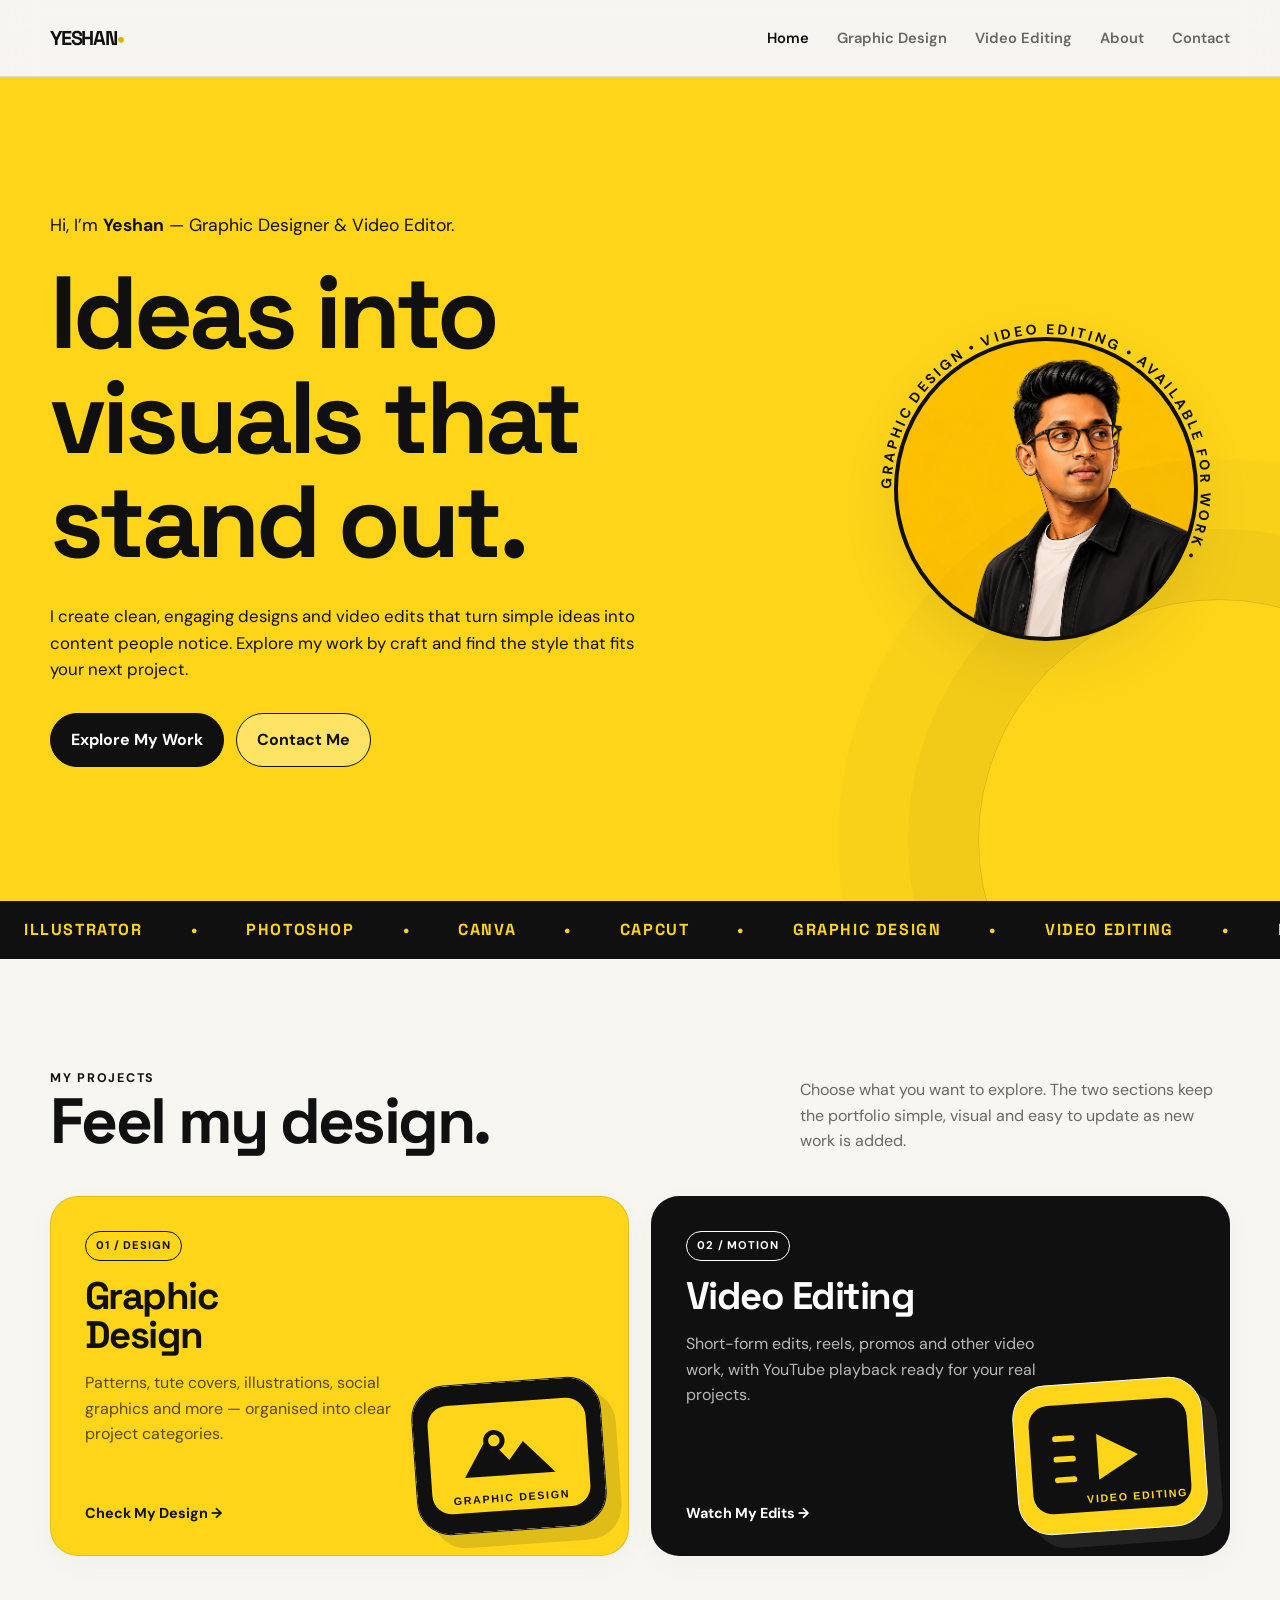
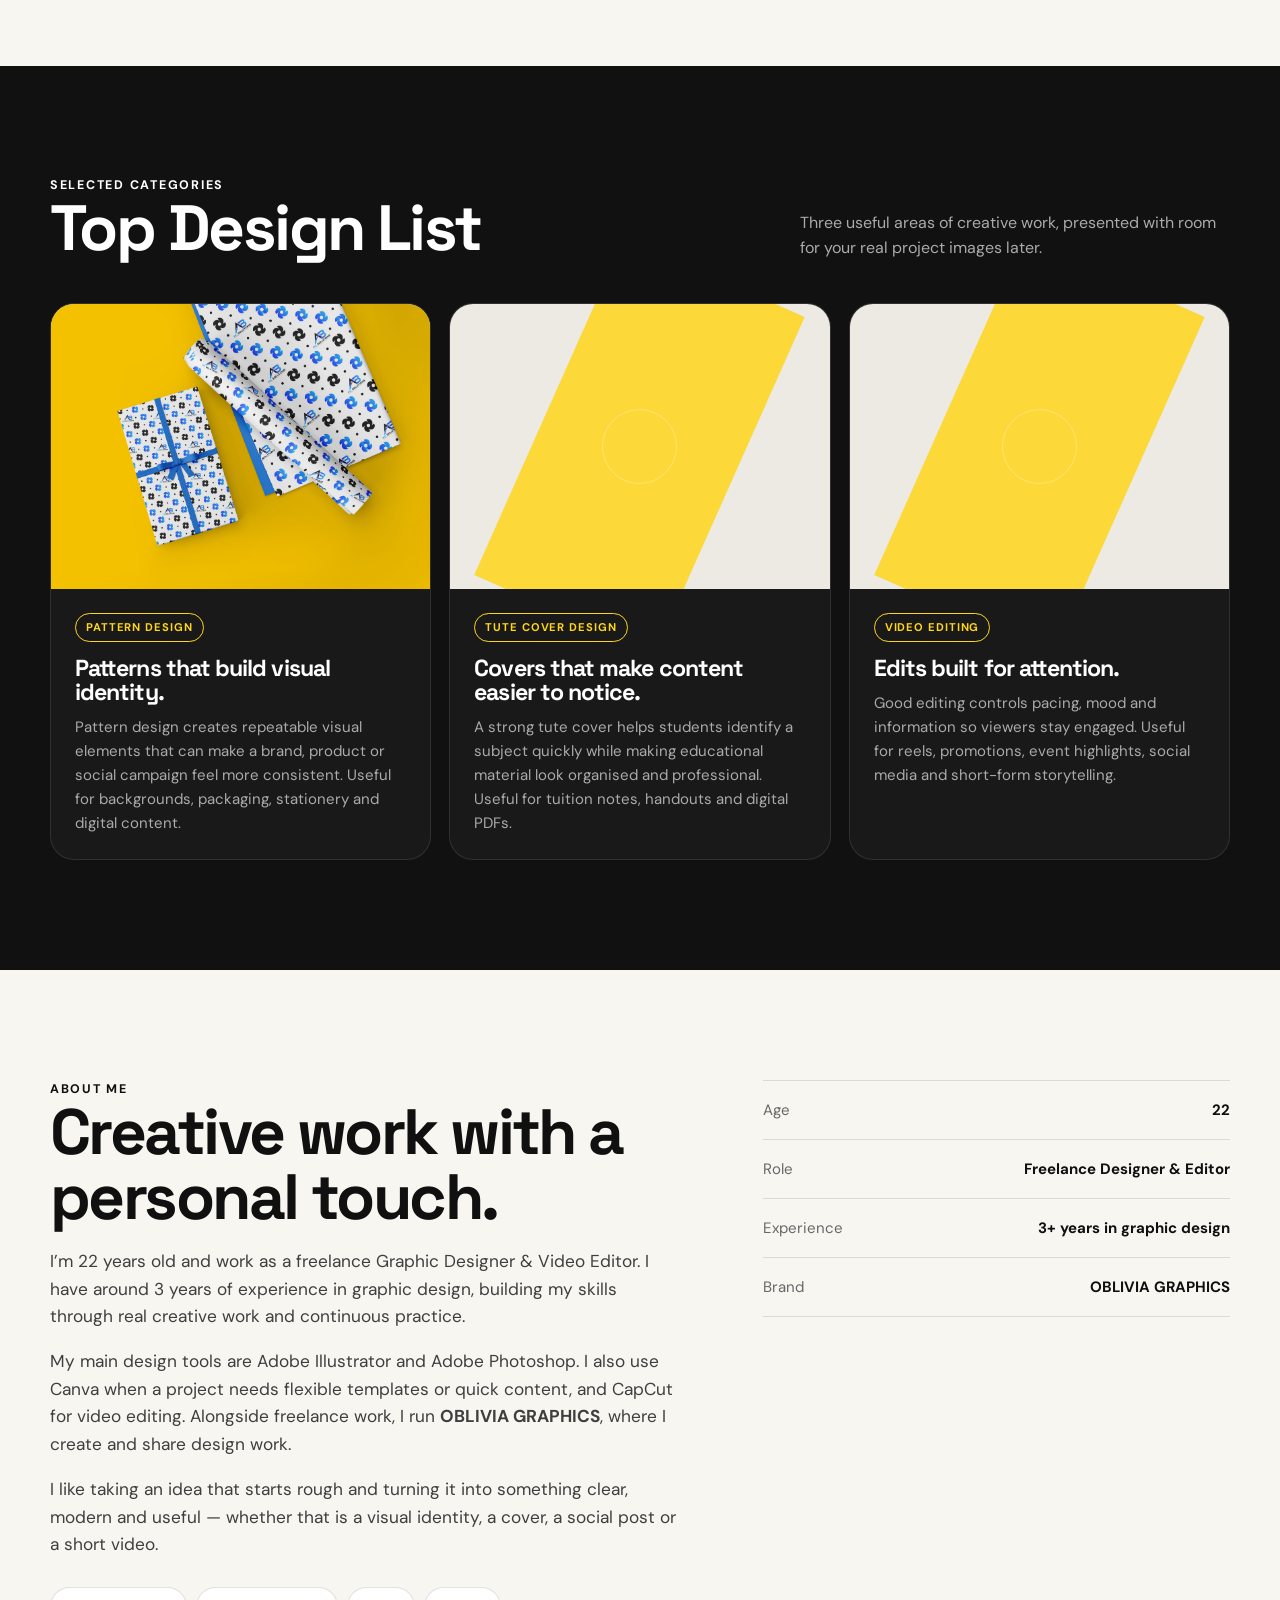
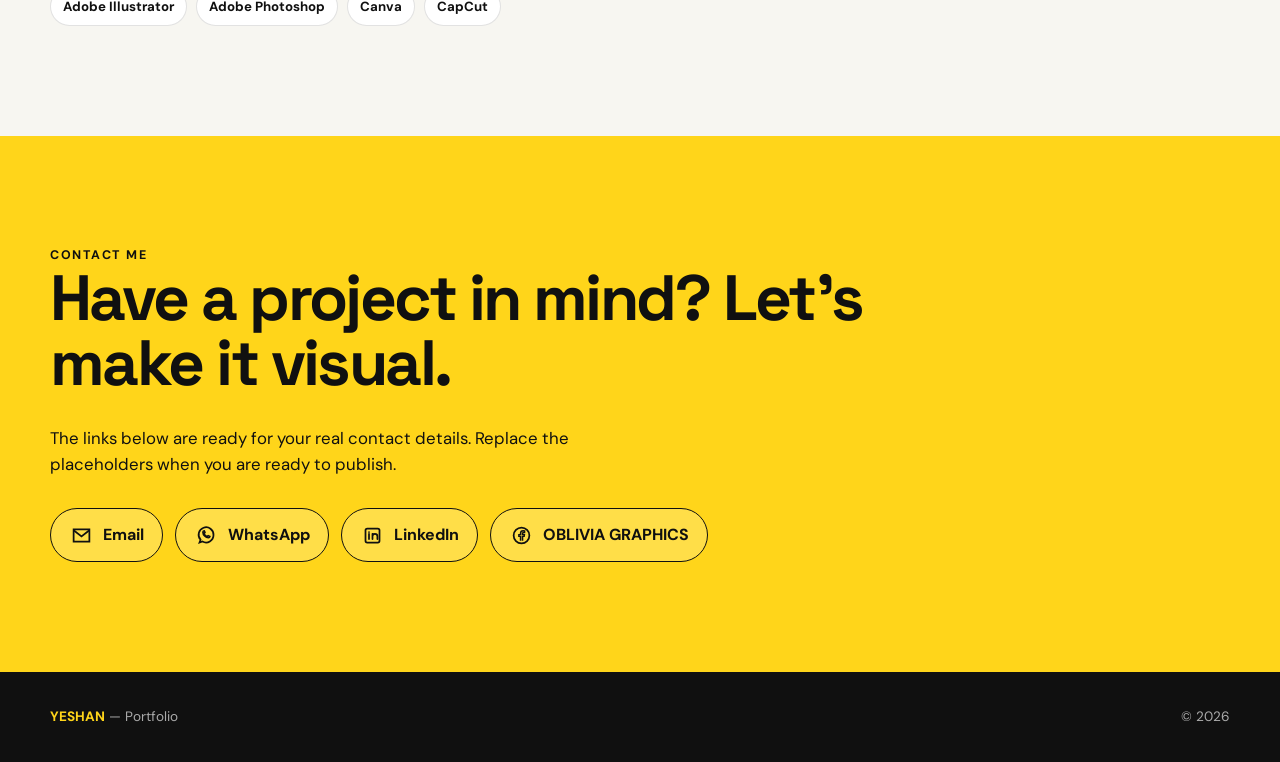
<file: index.html>
<!doctype html><html lang="en"><head><meta charset="utf-8"><meta name="viewport" content="width=device-width,initial-scale=1"><title>Yeshan — Graphic Designer & Video Editor</title><meta name="description" content="Yeshan — freelance Graphic Designer and Video Editor portfolio."><link rel="stylesheet" href="style.css"></head><body>
<header class="site-nav"><div class="wrap nav-inner"><a class="nav-logo" href="index.html">YESHAN<span>•</span></a><button class="menu-btn" aria-label="Open menu">☰</button><ul class="nav-links"><li><a class="active" href="index.html">Home</a></li><li><a href="graphic-design.html">Graphic Design</a></li><li><a href="video-editing.html">Video Editing</a></li><li><a href="#about">About</a></li><li><a href="#contact">Contact</a></li></ul></div></header>
<main>
<section class="hero"><div class="wrap hero-grid"><div class="hero-copy"><p class="hero-kicker">Hi, I’m <strong>Yeshan</strong> — Graphic Designer & Video Editor.</p><h1 class="hero-title"><span>Ideas into</span><span>visuals that</span><span>stand out.</span></h1><p class="hero-lede">I create clean, engaging designs and video edits that turn simple ideas into content people notice. Explore my work by craft and find the style that fits your next project.</p><div class="hero-actions"><a class="btn dark" href="#projects">Explore My Work</a><a class="btn light" href="#contact">Contact Me</a></div></div><div class="hero-photo"><div class="profile-wrap"><svg class="profile-ring" viewBox="0 0 360 360"><defs><path id="ring" d="M180,180 m-155,0 a155,155 0 1,1 310,0 a155,155 0 1,1 -310,0"/></defs><text font-family="DM Sans" font-size="14" font-weight="700" letter-spacing="3" fill="#101010"><textPath href="#ring">GRAPHIC DESIGN • VIDEO EDITING • AVAILABLE FOR WORK • </textPath></text></svg><a class="profile-photo" href="profile.png" target="_blank" aria-label="Open Yeshan profile photo"><img src="profile.png" alt="Yeshan"></a></div></div></div></section>
<div class="marquee"><div class="marquee-track"><span>ILLUSTRATOR</span><span>•</span><span>PHOTOSHOP</span><span>•</span><span>CANVA</span><span>•</span><span>CAPCUT</span><span>•</span><span>GRAPHIC DESIGN</span><span>•</span><span>VIDEO EDITING</span><span>•</span><span>ILLUSTRATOR</span><span>•</span><span>PHOTOSHOP</span><span>•</span><span>CANVA</span><span>•</span><span>CAPCUT</span><span>•</span><span>GRAPHIC DESIGN</span><span>•</span><span>VIDEO EDITING</span><span>•</span></div></div>
<section class="section" id="projects"><div class="wrap"><div class="section-head reveal"><div><div class="kicker">My Projects</div><h2>Feel my design.</h2></div><p>Choose what you want to explore. The two sections keep the portfolio simple, visual and easy to update as new work is added.</p></div><div class="projects-choice"><a class="choice-card yellow reveal" href="graphic-design.html"><span class="pill">01 / Design</span><h3>Graphic Design</h3><p>Patterns, tute covers, illustrations, social graphics and more — organised into clear project categories.</p><div class="choice-logo"><img src="assets/graphic-design-logo.svg" alt="Graphic Design"></div><span class="choice-note">Check My Design →</span></a><a class="choice-card dark reveal" href="video-editing.html"><span class="pill">02 / Motion</span><h3>Video Editing</h3><p>Short-form edits, reels, promos and other video work, with YouTube playback ready for your real projects.</p><div class="choice-logo"><img src="assets/video-editing-logo.svg" alt="Video Editing"></div><span class="choice-note">Watch My Edits →</span></a></div></div></section>
<section class="section top-list"><div class="wrap"><div class="section-head reveal"><div><div class="kicker">Selected categories</div><h2>Top Design List</h2></div><p>Three useful areas of creative work, presented with room for your real project images later.</p></div><div class="design-list"><article class="design-card reveal"><div class="design-placeholder top-image-slot"><img src="assets/top-list/pattern.jpg" data-image-base="assets/top-list/pattern" alt="Pattern Design" loading="lazy" decoding="async" onerror="this.parentElement.classList.add('image-missing');this.remove()"><span></span></div><div class="design-body"><span class="pill">Pattern Design</span><h3>Patterns that build visual identity.</h3><p>Pattern design creates repeatable visual elements that can make a brand, product or social campaign feel more consistent. Useful for backgrounds, packaging, stationery and digital content.</p></div></article><article class="design-card reveal"><div class="design-placeholder top-image-slot"><img src="assets/top-list/tute-cover.jpg" data-image-base="assets/top-list/tute-cover" alt="Tute Cover Design" loading="lazy" decoding="async" onerror="this.parentElement.classList.add('image-missing');this.remove()"><span></span></div><div class="design-body"><span class="pill">Tute Cover Design</span><h3>Covers that make content easier to notice.</h3><p>A strong tute cover helps students identify a subject quickly while making educational material look organised and professional. Useful for tuition notes, handouts and digital PDFs.</p></div></article><article class="design-card reveal"><div class="design-placeholder top-image-slot"><img src="assets/top-list/video-editing.jpg" data-image-base="assets/top-list/video-editing" alt="Video Editing" loading="lazy" decoding="async" onerror="this.parentElement.classList.add('image-missing');this.remove()"><span></span></div><div class="design-body"><span class="pill">Video Editing</span><h3>Edits built for attention.</h3><p>Good editing controls pacing, mood and information so viewers stay engaged. Useful for reels, promotions, event highlights, social media and short-form storytelling.</p></div></article></div></div></section>
<section class="section" id="about"><div class="wrap about-grid"><div class="about-copy reveal"><div class="kicker">About Me</div><h2>Creative work with a personal touch.</h2><p>I’m 22 years old and work as a freelance Graphic Designer & Video Editor. I have around 3 years of experience in graphic design, building my skills through real creative work and continuous practice.</p><p>My main design tools are Adobe Illustrator and Adobe Photoshop. I also use Canva when a project needs flexible templates or quick content, and CapCut for video editing. Alongside freelance work, I run <strong>OBLIVIA GRAPHICS</strong>, where I create and share design work.</p><p>I like taking an idea that starts rough and turning it into something clear, modern and useful — whether that is a visual identity, a cover, a social post or a short video.</p><div class="tools"><span class="tool">Adobe Illustrator</span><span class="tool">Adobe Photoshop</span><span class="tool">Canva</span><span class="tool">CapCut</span></div></div><ul class="about-facts reveal"><li><span>Age</span><strong>22</strong></li><li><span>Role</span><strong>Freelance Designer & Editor</strong></li><li><span>Experience</span><strong>3+ years in graphic design</strong></li><li><span>Brand</span><strong>OBLIVIA GRAPHICS</strong></li></ul></div></section>
<section class="contact" id="contact"><div class="wrap reveal"><div class="kicker">Contact Me</div><h2>Have a project in mind? Let’s make it visual.</h2><p class="hero-lede">The links below are ready for your real contact details. Replace the placeholders when you are ready to publish.</p><div class="contact-links">
<a class="contact-link" href="mailto:bimalkayeshan2@gmail.com" aria-label="Email Yeshan"><span class="contact-icon"><svg viewBox="0 0 24 24" aria-hidden="true"><path d="M3 5h18v14H3z" fill="none" stroke="currentColor" stroke-width="2"/><path d="m3 6 9 7 9-7" fill="none" stroke="currentColor" stroke-width="2"/></svg></span><span>Email</span></a>
<a class="contact-link" href="https://wa.me/94778391909" target="_blank" rel="noopener" aria-label="WhatsApp"><span class="contact-icon"><svg viewBox="0 0 24 24" aria-hidden="true"><path d="M20 11.5a8.5 8.5 0 0 1-12.6 7.4L4 20l1.2-3.2A8.5 8.5 0 1 1 20 11.5Z" fill="none" stroke="currentColor" stroke-width="2"/><path d="M8.5 8.5c.3 1.8 2.1 3.9 4.1 4.8l1.3-1.2 2.1 1c-.2 1.1-.9 1.6-1.8 1.6-3.2-.1-6.3-3.2-6.4-6.4 0-.9.5-1.6 1.6-1.8l1 2.1-1.2 1.3" fill="none" stroke="currentColor" stroke-width="1.7" stroke-linejoin="round"/></svg></span><span>WhatsApp</span></a>
<a class="contact-link" href="https://www.linkedin.com/in/bimalka-yeshan-687724432?utm_source=share_via&utm_content=profile&utm_medium=member_android" target="_blank" rel="noopener" aria-label="LinkedIn"><span class="contact-icon"><svg viewBox="0 0 24 24" aria-hidden="true"><rect x="4" y="4" width="16" height="16" rx="2" fill="none" stroke="currentColor" stroke-width="2"/><path d="M8 10v6M8 8v.1M12 16v-3.2a2.8 2.8 0 0 1 5.6 0V16M12 10v6" fill="none" stroke="currentColor" stroke-width="2" stroke-linecap="round"/></svg></span><span>LinkedIn</span></a>
<a class="contact-link" href="https://www.facebook.com/profile.php?id=100064086911283" target="_blank" rel="noopener" aria-label="OBLIVIA GRAPHICS Facebook"><span class="contact-icon"><svg viewBox="0 0 24 24" aria-hidden="true"><circle cx="12" cy="12" r="9" fill="none" stroke="currentColor" stroke-width="2"/><path d="M13.2 18v-5h1.8l.3-2h-2.1V9.8c0-.7.2-1.2 1.2-1.2h1.1V6.8c-.5-.1-1-.1-1.5-.1-1.9 0-3.1 1.1-3.1 3.1V11H9v2h1.9v5" fill="none" stroke="currentColor" stroke-width="1.7"/></svg></span><span>OBLIVIA GRAPHICS</span></a>
</div></div></section>
</main><footer><div class="footer-inner"><span><strong>YESHAN</strong> — Portfolio</span><span>© 2026</span></div></footer><script src="script.js"></script></body></html>
</file>
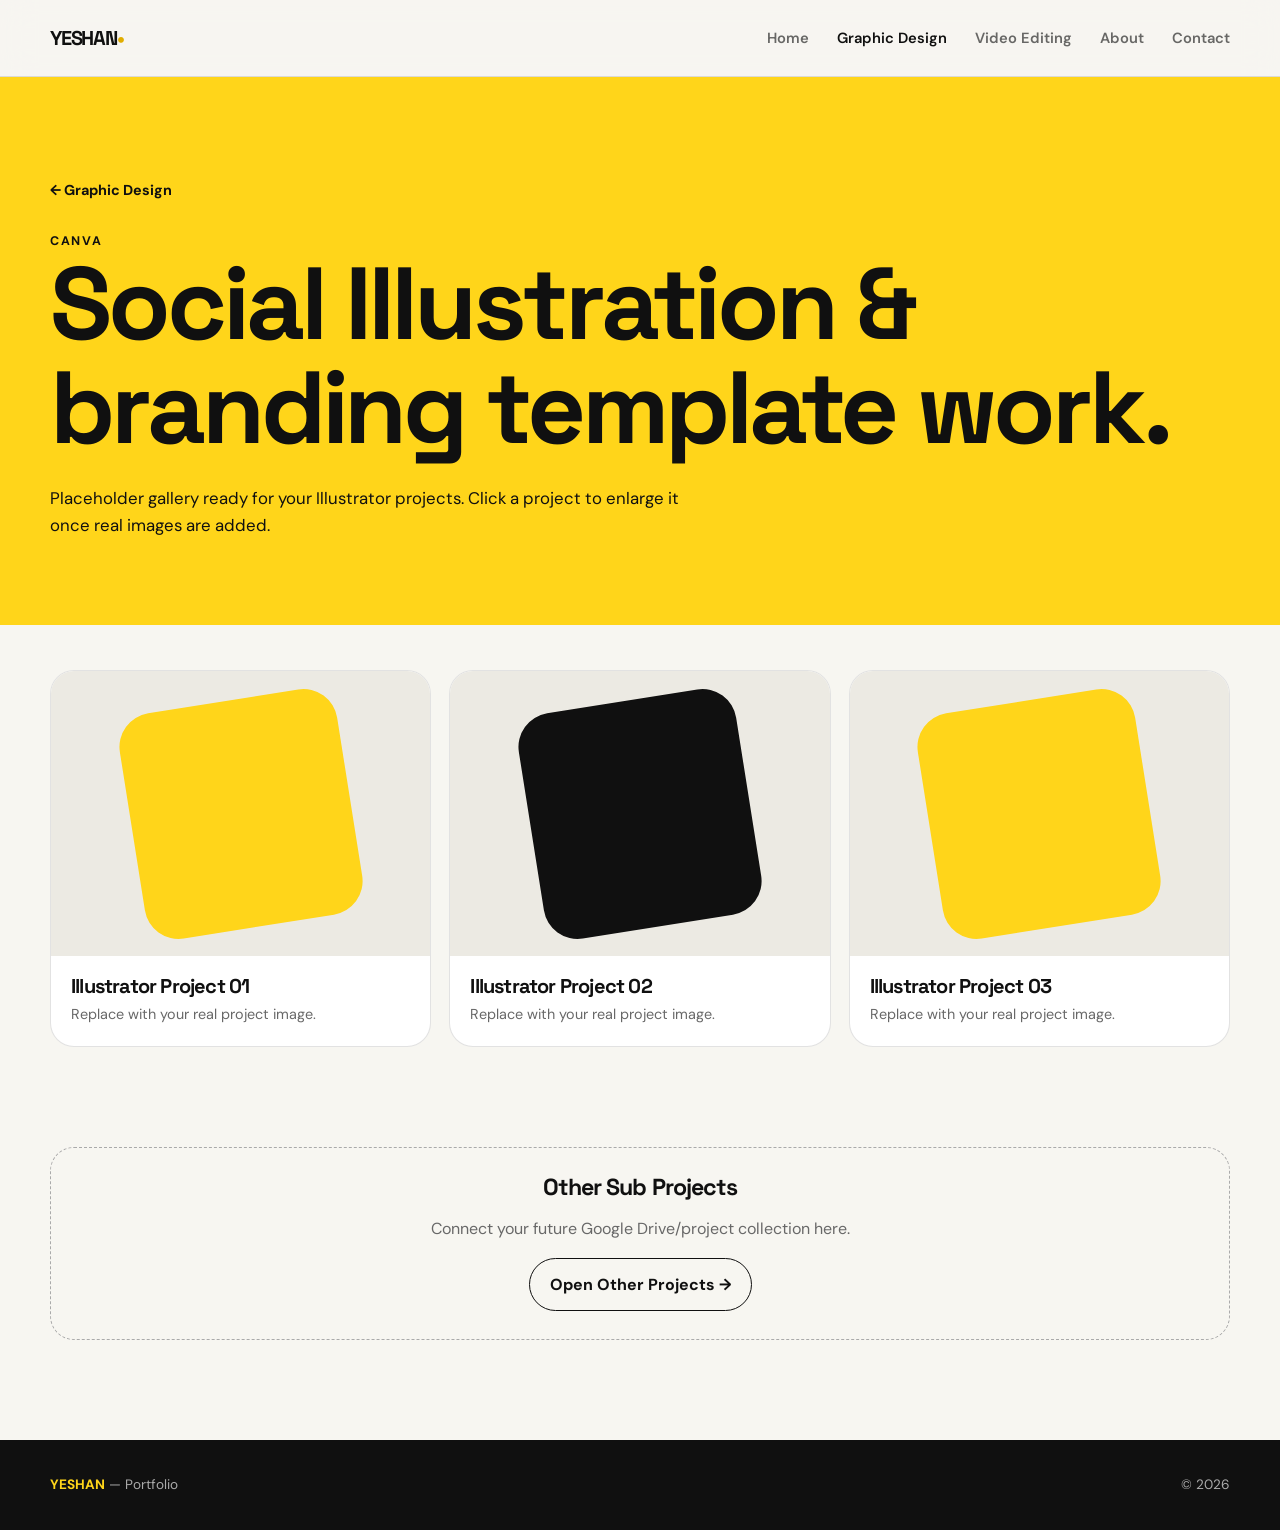
<file: canva.html>
<!doctype html><html lang="en"><head><meta charset="utf-8"><meta name="viewport" content="width=device-width,initial-scale=1"><title>Canva — Yeshan</title><link rel="stylesheet" href="style.css"></head><body><header class="site-nav"><div class="wrap nav-inner"><a class="nav-logo" href="index.html">YESHAN<span>•</span></a><button class="menu-btn">☰</button><ul class="nav-links"><li><a href="index.html">Home</a></li><li><a class="active" href="graphic-design.html">Graphic Design</a></li><li><a href="video-editing.html">Video Editing</a></li><li><a href="index.html#about">About</a></li><li><a href="index.html#contact">Contact</a></li></ul></div></header><main><section class="page-hero"><div class="wrap"><a class="back" href="graphic-design.html">← Graphic Design</a><div class="eyebrow">Canva</div><h1>Social Illustration & branding template work.</h1><p>Placeholder gallery ready for your Illustrator projects. Click a project to enlarge it once real images are added.</p></div></section><div class="wrap"><div class="gallery-grid"><article class="project-card reveal" data-project data-title="Illustrator Project 01"><div class="project-media"><div class="shape"></div></div><div class="project-info"><h3>Illustrator Project 01</h3><p>Replace with your real project image.</p></div></article><article class="project-card reveal" data-project data-title="Illustrator Project 02"><div class="project-media dark"><div class="shape"></div></div><div class="project-info"><h3>Illustrator Project 02</h3><p>Replace with your real project image.</p></div></article><article class="project-card reveal" data-project data-title="Illustrator Project 03"><div class="project-media"><div class="shape"></div></div><div class="project-info"><h3>Illustrator Project 03</h3><p>Replace with your real project image.</p></div></article></div><div class="other-projects"><h3>Other Sub Projects</h3><p>Connect your future Google Drive/project collection here.</p><a class="btn" href="YOUR_GOOGLE_LINK">Open Other Projects →</a></div></div></main><div class="lightbox" id="lightbox"><button class="lightbox-close">✕</button><div class="lightbox-panel"><div class="lightbox-media"></div><div class="lightbox-info"><h3 class="lb-title"></h3></div></div></div><footer><div class="footer-inner"><span><strong>YESHAN</strong> — Portfolio</span><span>© 2026</span></div></footer><script src="script.js"></script></body></html>
</file>
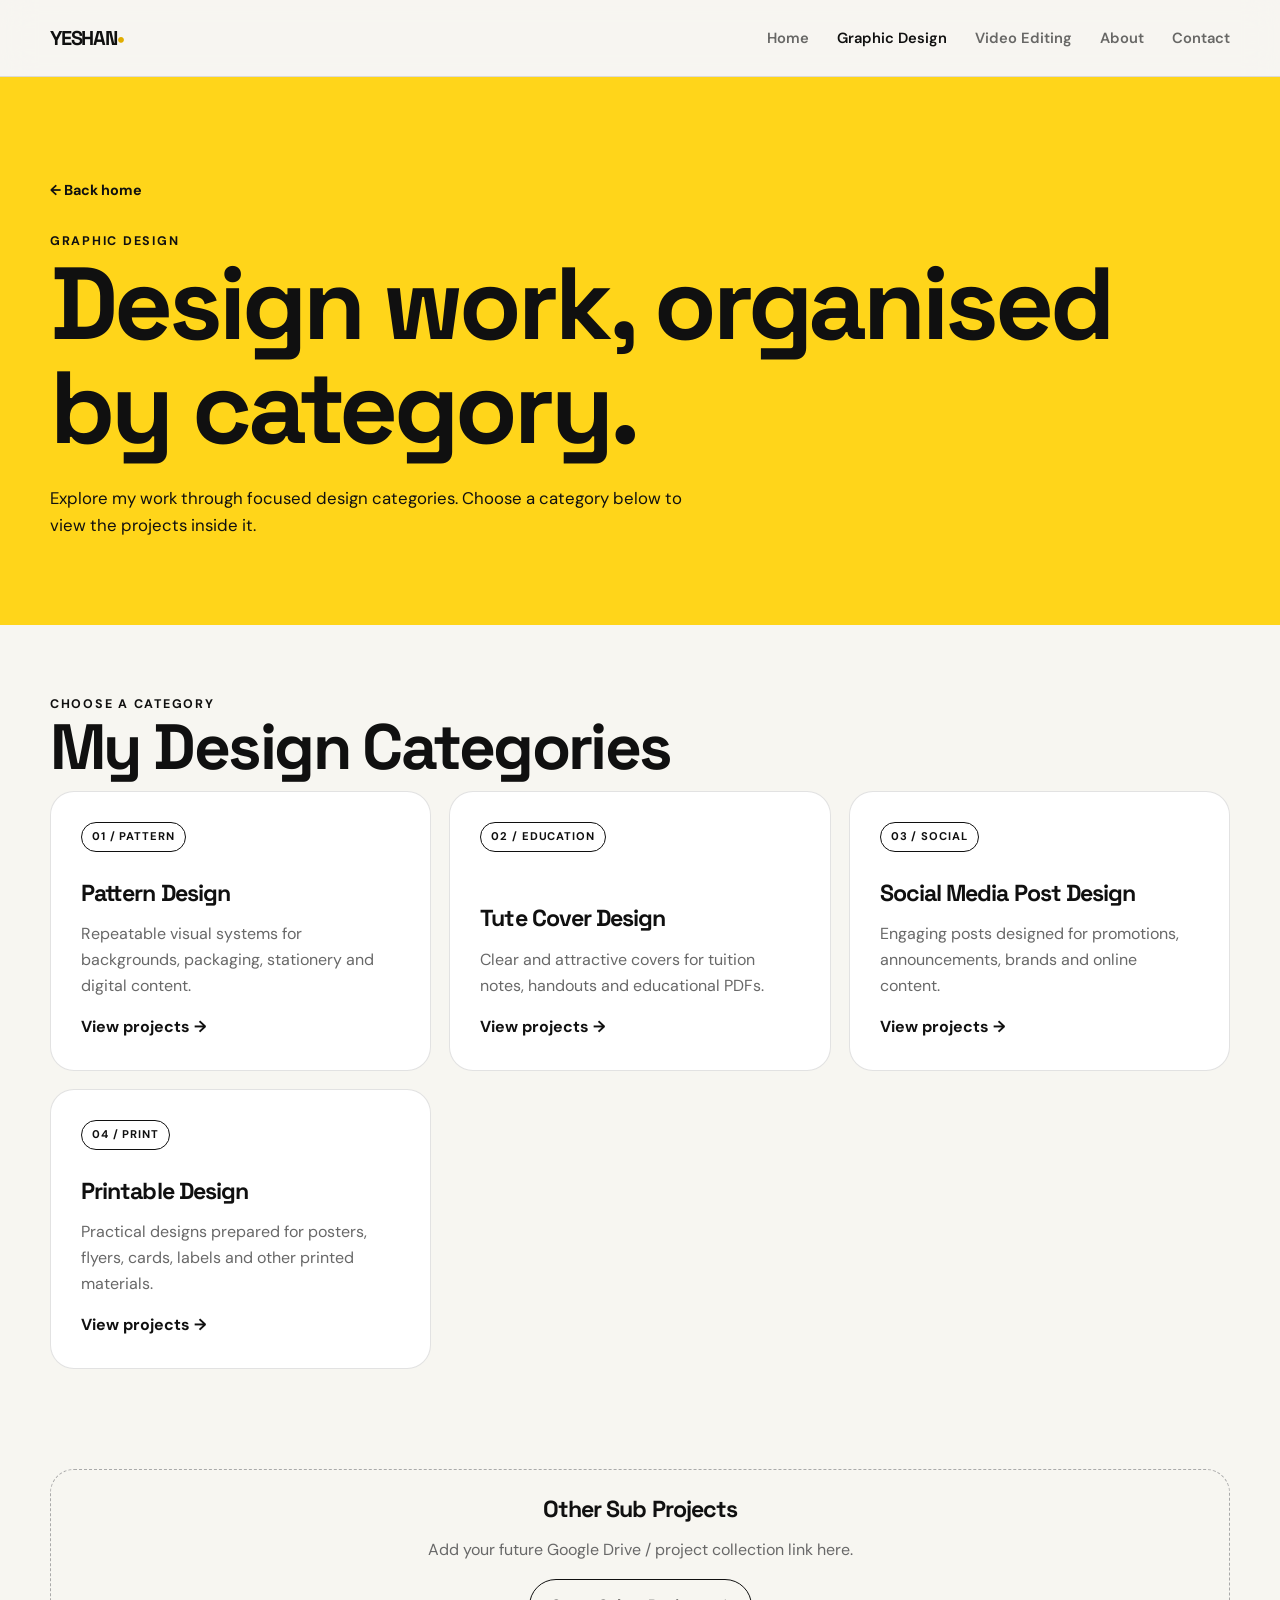
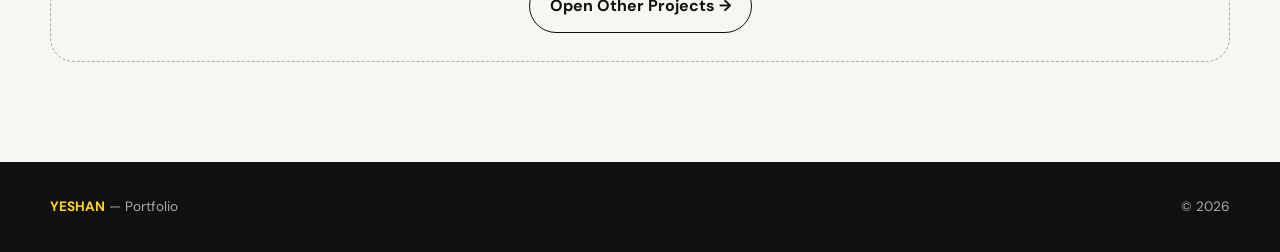
<file: graphic-design.html>
<!doctype html><html lang="en"><head><meta charset="utf-8"><meta name="viewport" content="width=device-width,initial-scale=1"><title>Graphic Design — Yeshan</title><link rel="stylesheet" href="style.css"></head><body><header class="site-nav"><div class="wrap nav-inner"><a class="nav-logo" href="index.html">YESHAN<span>•</span></a><button class="menu-btn">☰</button><ul class="nav-links"><li><a href="index.html">Home</a></li><li><a class="active" href="graphic-design.html">Graphic Design</a></li><li><a href="video-editing.html">Video Editing</a></li><li><a href="index.html#about">About</a></li><li><a href="index.html#contact">Contact</a></li></ul></div></header><main><section class="page-hero"><div class="wrap"><a class="back" href="index.html">← Back home</a><div class="eyebrow">Graphic Design</div><h1>Design work, organised by category.</h1><p>Explore my work through focused design categories. Choose a category below to view the projects inside it.</p></div></section><section class="wrap gallery-head"><div class="kicker">Choose a category</div><h2 id="category-title">My Design Categories</h2></section><div class="wrap"><div class="category-grid" id="category-grid"><a class="category-card reveal" href="graphic-design.html?category=pattern"><span class="pill">01 / Pattern</span><h3>Pattern Design</h3><p>Repeatable visual systems for backgrounds, packaging, stationery and digital content.</p><span class="go">View projects →</span></a><a class="category-card reveal" href="graphic-design.html?category=tute"><span class="pill">02 / Education</span><h3>Tute Cover Design</h3><p>Clear and attractive covers for tuition notes, handouts and educational PDFs.</p><span class="go">View projects →</span></a><a class="category-card reveal" href="graphic-design.html?category=social"><span class="pill">03 / Social</span><h3>Social Media Post Design</h3><p>Engaging posts designed for promotions, announcements, brands and online content.</p><span class="go">View projects →</span></a><a class="category-card reveal" href="graphic-design.html?category=printable"><span class="pill">04 / Print</span><h3>Printable Design</h3><p>Practical designs prepared for posters, flyers, cards, labels and other printed materials.</p><span class="go">View projects →</span></a></div><section class="project-gallery-section" id="project-gallery" hidden><div class="project-gallery-head"><div><div class="kicker" id="project-kicker">Pattern Design</div><h2 id="project-heading">Projects</h2></div><a class="back-to-categories" href="graphic-design.html">← All categories</a></div><div class="gallery-grid" id="project-grid"></div><div class="empty-projects" id="empty-projects" hidden><div class="empty-icon">✦</div><h3>No projects available yet</h3><p class="empty-main">There are no projects in this category at the moment. Please check back soon for new work.</p></div></section><div class="other-projects reveal"><h3>Other Sub Projects</h3><p>Add your future Google Drive / project collection link here.</p><a class="btn" href="YOUR_GOOGLE_LINK">Open Other Projects →</a></div></div></main><div class="lightbox" id="lightbox"><button class="lightbox-close" aria-label="Close">×</button><div class="lightbox-panel"><div class="lightbox-media"></div><div class="lightbox-info"><h3 class="lb-title">Project</h3></div></div></div><footer><div class="footer-inner"><span><strong>YESHAN</strong> — Portfolio</span><span>© 2026</span></div></footer><script src="script.js"></script></body></html>
</file>
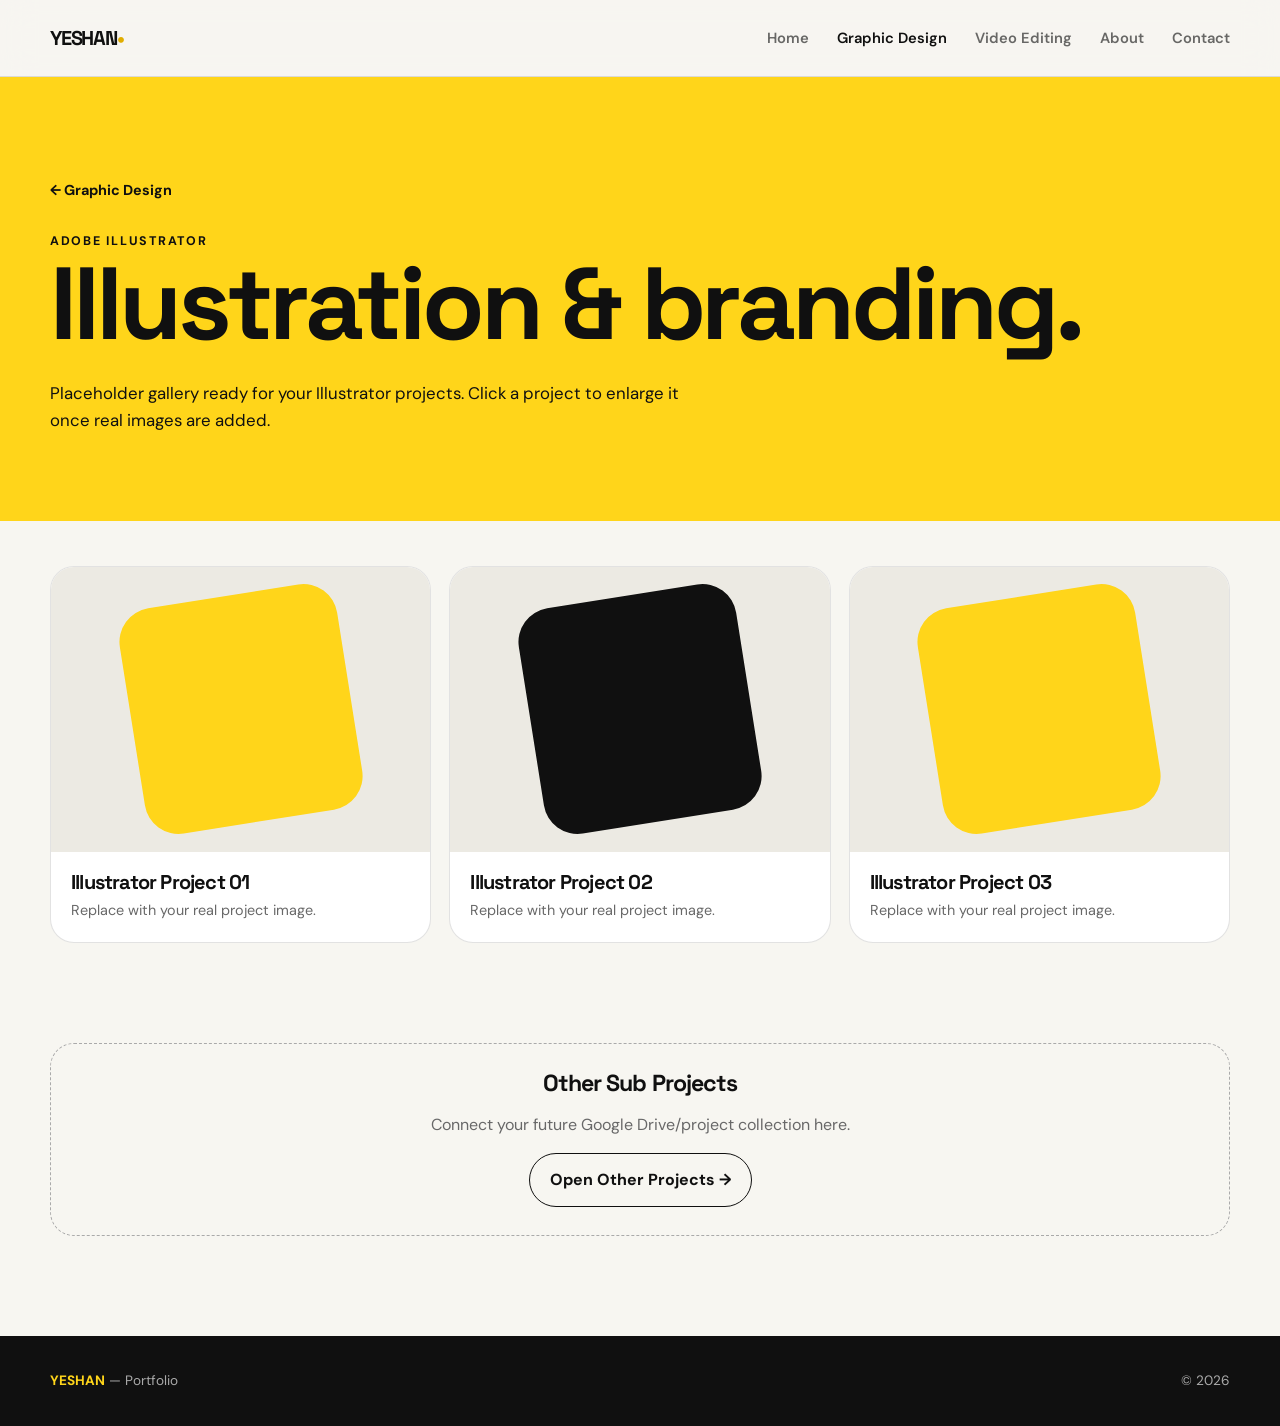
<file: illustrator.html>
<!doctype html><html lang="en"><head><meta charset="utf-8"><meta name="viewport" content="width=device-width,initial-scale=1"><title>Illustrator — Yeshan</title><link rel="stylesheet" href="style.css"></head><body><header class="site-nav"><div class="wrap nav-inner"><a class="nav-logo" href="index.html">YESHAN<span>•</span></a><button class="menu-btn">☰</button><ul class="nav-links"><li><a href="index.html">Home</a></li><li><a class="active" href="graphic-design.html">Graphic Design</a></li><li><a href="video-editing.html">Video Editing</a></li><li><a href="index.html#about">About</a></li><li><a href="index.html#contact">Contact</a></li></ul></div></header><main><section class="page-hero"><div class="wrap"><a class="back" href="graphic-design.html">← Graphic Design</a><div class="eyebrow">Adobe Illustrator</div><h1>Illustration & branding.</h1><p>Placeholder gallery ready for your Illustrator projects. Click a project to enlarge it once real images are added.</p></div></section><div class="wrap"><div class="gallery-grid"><article class="project-card reveal" data-project data-title="Illustrator Project 01"><div class="project-media"><div class="shape"></div></div><div class="project-info"><h3>Illustrator Project 01</h3><p>Replace with your real project image.</p></div></article><article class="project-card reveal" data-project data-title="Illustrator Project 02"><div class="project-media dark"><div class="shape"></div></div><div class="project-info"><h3>Illustrator Project 02</h3><p>Replace with your real project image.</p></div></article><article class="project-card reveal" data-project data-title="Illustrator Project 03"><div class="project-media"><div class="shape"></div></div><div class="project-info"><h3>Illustrator Project 03</h3><p>Replace with your real project image.</p></div></article></div><div class="other-projects"><h3>Other Sub Projects</h3><p>Connect your future Google Drive/project collection here.</p><a class="btn" href="YOUR_GOOGLE_LINK">Open Other Projects →</a></div></div></main><div class="lightbox" id="lightbox"><button class="lightbox-close">✕</button><div class="lightbox-panel"><div class="lightbox-media"></div><div class="lightbox-info"><h3 class="lb-title"></h3></div></div></div><footer><div class="footer-inner"><span><strong>YESHAN</strong> — Portfolio</span><span>© 2026</span></div></footer><script src="script.js"></script></body></html>
</file>
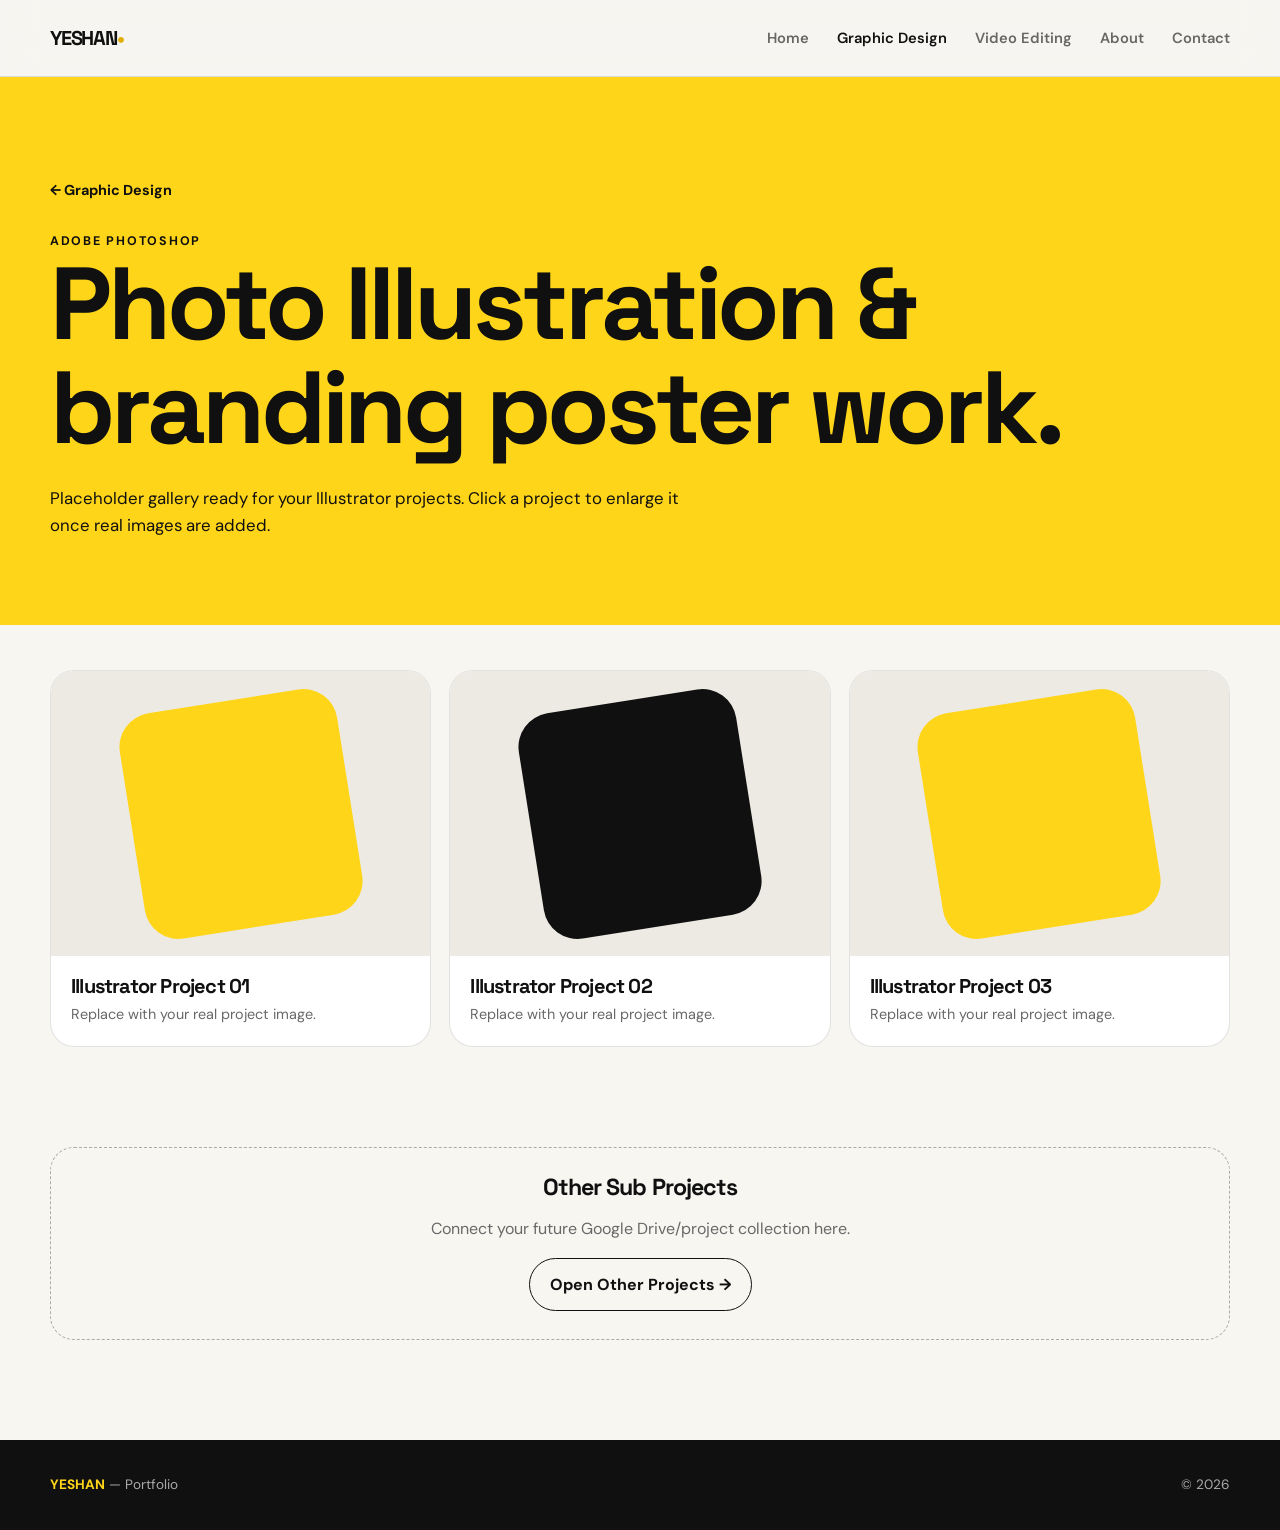
<file: photoshop.html>
<!doctype html><html lang="en"><head><meta charset="utf-8"><meta name="viewport" content="width=device-width,initial-scale=1"><title>Photoshop — Yeshan</title><link rel="stylesheet" href="style.css"></head><body><header class="site-nav"><div class="wrap nav-inner"><a class="nav-logo" href="index.html">YESHAN<span>•</span></a><button class="menu-btn">☰</button><ul class="nav-links"><li><a href="index.html">Home</a></li><li><a class="active" href="graphic-design.html">Graphic Design</a></li><li><a href="video-editing.html">Video Editing</a></li><li><a href="index.html#about">About</a></li><li><a href="index.html#contact">Contact</a></li></ul></div></header><main><section class="page-hero"><div class="wrap"><a class="back" href="graphic-design.html">← Graphic Design</a><div class="eyebrow">Adobe Photoshop</div><h1>Photo Illustration & branding poster work.</h1><p>Placeholder gallery ready for your Illustrator projects. Click a project to enlarge it once real images are added.</p></div></section><div class="wrap"><div class="gallery-grid"><article class="project-card reveal" data-project data-title="Illustrator Project 01"><div class="project-media"><div class="shape"></div></div><div class="project-info"><h3>Illustrator Project 01</h3><p>Replace with your real project image.</p></div></article><article class="project-card reveal" data-project data-title="Illustrator Project 02"><div class="project-media dark"><div class="shape"></div></div><div class="project-info"><h3>Illustrator Project 02</h3><p>Replace with your real project image.</p></div></article><article class="project-card reveal" data-project data-title="Illustrator Project 03"><div class="project-media"><div class="shape"></div></div><div class="project-info"><h3>Illustrator Project 03</h3><p>Replace with your real project image.</p></div></article></div><div class="other-projects"><h3>Other Sub Projects</h3><p>Connect your future Google Drive/project collection here.</p><a class="btn" href="YOUR_GOOGLE_LINK">Open Other Projects →</a></div></div></main><div class="lightbox" id="lightbox"><button class="lightbox-close">✕</button><div class="lightbox-panel"><div class="lightbox-media"></div><div class="lightbox-info"><h3 class="lb-title"></h3></div></div></div><footer><div class="footer-inner"><span><strong>YESHAN</strong> — Portfolio</span><span>© 2026</span></div></footer><script src="script.js"></script></body></html>
</file>
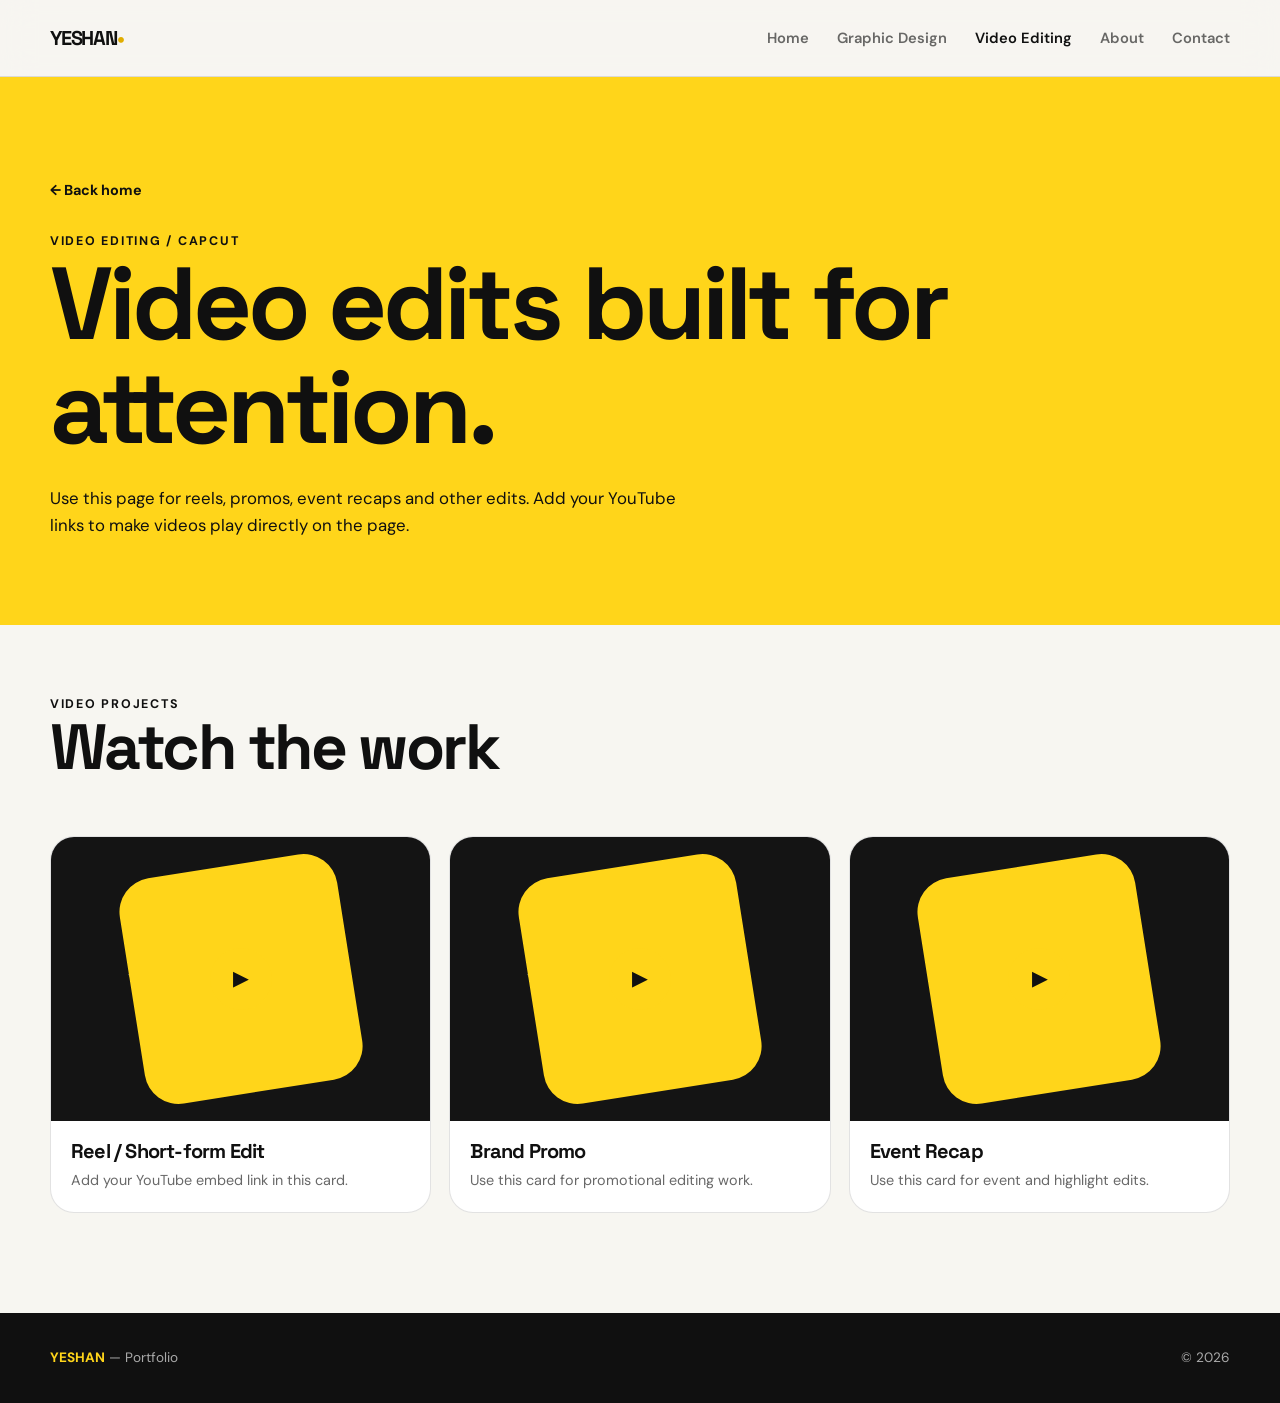
<file: video-editing.html>
<!doctype html><html lang="en"><head><meta charset="utf-8"><meta name="viewport" content="width=device-width,initial-scale=1"><title>Video Editing — Yeshan</title><link rel="stylesheet" href="style.css"></head><body><header class="site-nav"><div class="wrap nav-inner"><a class="nav-logo" href="index.html">YESHAN<span>•</span></a><button class="menu-btn">☰</button><ul class="nav-links"><li><a href="index.html">Home</a></li><li><a href="graphic-design.html">Graphic Design</a></li><li><a class="active" href="video-editing.html">Video Editing</a></li><li><a href="index.html#about">About</a></li><li><a href="index.html#contact">Contact</a></li></ul></div></header><main><section class="page-hero"><div class="wrap"><a class="back" href="index.html">← Back home</a><div class="eyebrow">Video Editing / CapCut</div><h1>Video edits built for attention.</h1><p>Use this page for reels, promos, event recaps and other edits. Add your YouTube links to make videos play directly on the page.</p></div></section><section class="wrap gallery-head"><div class="kicker">Video projects</div><h2>Watch the work</h2></section><div class="wrap"><div class="gallery-grid"><article class="project-card video-card reveal"><div class="project-media video-media"><div class="shape"></div><div class="play">▶</div></div><div class="project-info"><h3>Reel / Short-form Edit</h3><p>Add your YouTube embed link in this card.</p></div></article><article class="project-card video-card reveal"><div class="project-media video-media"><div class="shape"></div><div class="play">▶</div></div><div class="project-info"><h3>Brand Promo</h3><p>Use this card for promotional editing work.</p></div></article><article class="project-card video-card reveal"><div class="project-media video-media"><div class="shape"></div><div class="play">▶</div></div><div class="project-info"><h3>Event Recap</h3><p>Use this card for event and highlight edits.</p></div></article></div></div></main><footer><div class="footer-inner"><span><strong>YESHAN</strong> — Portfolio</span><span>© 2026</span></div></footer><script src="script.js"></script></body></html>
</file>
<file: style.css>
@import url('https://fonts.googleapis.com/css2?family=DM+Sans:wght@400;500;600;700&family=Space+Grotesk:wght@400;500;600;700&display=swap');
:root{--yellow:#ffd51a;--yellow-soft:#fff4a8;--ink:#101010;--muted:#686868;--paper:#f7f6f1;--card:#fff;--line:rgba(16,16,16,.12);--shadow:0 18px 60px rgba(16,16,16,.09);--radius:28px;}
*{box-sizing:border-box}html{scroll-behavior:smooth}body{margin:0;background:var(--paper);color:var(--ink);font-family:'DM Sans',sans-serif;line-height:1.6;-webkit-font-smoothing:antialiased}a{color:inherit;text-decoration:none}img{max-width:100%;display:block}button{font:inherit}.wrap{width:min(1180px,calc(100% - 40px));margin:auto}h1,h2,h3{font-family:'Space Grotesk',sans-serif;line-height:1.02;margin:0;letter-spacing:-.04em}h1{font-size:clamp(3rem,8vw,7rem)}h2{font-size:clamp(2.2rem,5vw,4.2rem)}h3{font-size:1.45rem}.eyebrow,.kicker{font-size:.78rem;font-weight:700;letter-spacing:.14em;text-transform:uppercase}.muted{color:var(--muted)}
.site-nav{position:sticky;top:0;z-index:100;background:rgba(247,246,241,.9);backdrop-filter:blur(16px);border-bottom:1px solid var(--line)}.nav-inner{min-height:76px;display:flex;align-items:center;justify-content:space-between;gap:24px}.nav-logo{font-family:'Space Grotesk';font-size:1.25rem;font-weight:800;letter-spacing:-.06em}.nav-logo span{color:#e1ad00}.nav-links{display:flex;gap:28px;list-style:none;margin:0;padding:0}.nav-links a{font-size:.92rem;font-weight:600;opacity:.62;transition:.25s}.nav-links a:hover,.nav-links a.active{opacity:1}.menu-btn{display:none;border:1px solid var(--line);background:var(--card);border-radius:14px;padding:8px 11px}
.hero{background:var(--yellow);min-height:calc(100vh - 76px);display:flex;align-items:center;overflow:hidden;position:relative}.hero:after{content:'';position:absolute;width:480px;height:480px;border:1px solid rgba(16,16,16,.14);border-radius:50%;right:-180px;bottom:-180px;box-shadow:0 0 0 70px rgba(16,16,16,.03),0 0 0 140px rgba(16,16,16,.02)}.hero-grid{display:grid;grid-template-columns:1.35fr .65fr;gap:50px;align-items:center;padding:90px 0}.hero-copy{position:relative;z-index:2}.hero-kicker{font-size:1.1rem;margin:0 0 22px}.hero-title span{display:block;animation:up .8s both}.hero-title span:nth-child(2){animation-delay:.08s}.hero-title span:nth-child(3){animation-delay:.16s}@keyframes up{from{opacity:0;transform:translateY(35px)}to{opacity:1;transform:none}}.hero-lede{max-width:620px;font-size:1.05rem;margin:28px 0 0}.hero-actions{display:flex;gap:12px;flex-wrap:wrap;margin-top:30px}.btn{display:inline-flex;align-items:center;justify-content:center;border-radius:999px;padding:13px 20px;font-weight:700;border:1px solid var(--ink);transition:transform .25s,box-shadow .25s}.btn:hover{transform:translateY(-3px);box-shadow:0 10px 24px rgba(16,16,16,.13)}.btn.dark{background:var(--ink);color:#fff}.btn.light{background:rgba(255,255,255,.32)}
.profile-wrap{width:min(360px,80vw);aspect-ratio:1;position:relative;margin:auto}.profile-photo{position:absolute;inset:28px;border-radius:50%;overflow:hidden;border:4px solid var(--ink);background:#171717;box-shadow:var(--shadow)}.profile-photo img{width:100%;height:100%;object-fit:cover;object-position:center;transition:transform .5s}.profile-wrap:hover .profile-photo img{transform:scale(1.04)}.profile-ring{position:absolute;inset:0;width:100%;height:100%;animation:spin 22s linear infinite}@keyframes spin{to{transform:rotate(360deg)}}
.marquee{overflow:hidden;background:var(--ink);color:var(--yellow);white-space:nowrap}.marquee-track{display:flex;width:max-content;animation:marquee 24s linear infinite}.marquee span{padding:16px 24px;font-family:'Space Grotesk';font-weight:800;font-size:1rem;letter-spacing:.1em}@keyframes marquee{to{transform:translateX(-50%)}}
.section{padding:110px 0}.section-head{display:flex;justify-content:space-between;align-items:end;gap:30px;margin-bottom:42px}.section-head p{max-width:430px;margin:0;color:var(--muted)}
.projects-choice{display:grid;grid-template-columns:1fr 1fr;gap:22px}.choice-card{min-height:360px;border:1px solid var(--line);border-radius:var(--radius);padding:34px;position:relative;overflow:hidden;transition:.35s;background:var(--card);box-shadow:0 8px 30px rgba(16,16,16,.03)}.choice-card:hover{transform:translateY(-8px);box-shadow:var(--shadow)}.choice-card.yellow{background:var(--yellow)}.choice-card.dark{background:var(--ink);color:#fff}.choice-card h3{font-size:2.4rem;max-width:10ch}.choice-card p{max-width:360px;color:inherit;opacity:.7}.choice-visual{position:absolute;right:24px;bottom:24px;width:170px;height:170px;border-radius:40px;transform:rotate(-7deg);border:1px solid currentColor;display:grid;place-items:center;font-family:'Space Grotesk';font-weight:800;font-size:1.1rem}.choice-card.yellow .choice-visual{background:#fff;box-shadow:14px 14px 0 rgba(16,16,16,.13)}.choice-card.dark .choice-visual{background:var(--yellow);color:var(--ink)}.choice-note{position:absolute;left:34px;bottom:30px;font-weight:700;font-size:.9rem}
.top-list{background:#111;color:#fff}.top-list .section-head p{color:#aaa}.design-list{display:grid;grid-template-columns:repeat(3,1fr);gap:18px}.design-card{background:#191919;border:1px solid rgba(255,255,255,.1);border-radius:24px;overflow:hidden;transition:.35s}.design-card:hover{transform:translateY(-7px);border-color:rgba(255,213,26,.5)}.design-placeholder{aspect-ratio:4/3;background:linear-gradient(135deg,#252525,#101010);display:grid;place-items:center;position:relative;overflow:hidden}.design-placeholder:before{content:'';width:52%;height:130%;background:var(--yellow);transform:rotate(24deg);opacity:.85}.design-placeholder span{position:absolute;border:1px solid rgba(255,255,255,.3);border-radius:50%;width:75px;height:75px}.design-body{padding:24px}.design-body p{color:#aaa;font-size:.94rem;margin:10px 0 0}.pill{display:inline-flex;border:1px solid currentColor;border-radius:999px;padding:5px 10px;font-size:.7rem;font-weight:700;text-transform:uppercase;letter-spacing:.08em;margin-bottom:15px}.top-list .pill{color:var(--yellow)}
.about-grid{display:grid;grid-template-columns:1.15fr .85fr;gap:80px;align-items:start}.about-copy p{font-size:1.08rem;color:#3f3f3f;max-width:680px}.about-facts{margin:0;padding:0;list-style:none;border-top:1px solid var(--line)}.about-facts li{display:flex;justify-content:space-between;gap:20px;padding:17px 0;border-bottom:1px solid var(--line);font-size:.94rem}.about-facts li span:first-child{color:var(--muted)}.tools{display:flex;gap:9px;flex-wrap:wrap;margin-top:28px}.tool{border:1px solid var(--line);border-radius:999px;padding:8px 12px;font-size:.83rem;font-weight:700;background:#fff}
.contact{background:var(--yellow);padding:110px 0}.contact h2{max-width:850px}.contact-links{display:flex;flex-wrap:wrap;gap:12px;margin-top:30px}.contact-link{padding:13px 18px;border:1px solid var(--ink);border-radius:999px;font-weight:700;background:rgba(255,255,255,.2);transition:.25s}.contact-link:hover{background:var(--ink);color:#fff;transform:translateY(-3px)}
footer{background:var(--ink);color:#fff}.footer-inner{width:min(1180px,calc(100% - 40px));margin:auto;min-height:90px;display:flex;justify-content:space-between;align-items:center;font-size:.85rem;color:#aaa}.footer-inner strong{color:var(--yellow)}
.page-hero{padding:100px 0 70px;background:var(--yellow)}.page-hero p{max-width:650px;font-size:1.05rem;margin-top:24px}.back{display:inline-flex;margin-bottom:30px;font-weight:700;font-size:.9rem}.category-grid{display:grid;grid-template-columns:repeat(3,1fr);gap:18px;padding-bottom:100px}.category-card{padding:30px;border:1px solid var(--line);border-radius:24px;background:#fff;min-height:280px;display:flex;flex-direction:column;justify-content:end;transition:.35s}.category-card:hover{transform:translateY(-7px);box-shadow:var(--shadow)}.category-card p{color:var(--muted)}.category-card .pill{width:max-content;margin:0 0 auto}.category-card .go{font-weight:700;color:var(--ink);margin-bottom:0}
.gallery-head{padding:70px 0 10px}.gallery-grid{display:grid;grid-template-columns:repeat(3,1fr);gap:18px;padding:45px 0 100px}.project-card{background:#fff;border:1px solid var(--line);border-radius:24px;overflow:hidden;cursor:pointer;transition:.35s}.project-card:hover{transform:translateY(-6px);box-shadow:var(--shadow)}.project-media{aspect-ratio:4/3;background:#eceae3;display:grid;place-items:center;position:relative;overflow:hidden}.project-media:after{content:'PROJECT PREVIEW';font-family:'Space Grotesk';font-weight:800;font-size:.8rem;letter-spacing:.12em;color:#8a887f}.project-media .shape{position:absolute;width:58%;height:80%;border-radius:34px;background:var(--yellow);transform:rotate(-9deg)}.project-media.dark .shape{background:var(--ink)}.project-info{padding:20px}.project-info h3{font-size:1.25rem}.project-info p{margin:7px 0 0;color:var(--muted);font-size:.9rem}.other-projects{padding:28px;border:1px dashed #aaa;border-radius:24px;margin-bottom:100px;text-align:center}.other-projects p{color:var(--muted)}
.video-media{background:#141414;color:#fff}.video-media:after{content:'YOUTUBE VIDEO PLACEHOLDER';color:#777}.play{position:absolute;z-index:2;width:62px;height:62px;border-radius:50%;background:var(--yellow);display:grid;place-items:center;color:var(--ink);font-weight:900;font-size:1.2rem}.video-card iframe{width:100%;height:100%;border:0;position:absolute;inset:0}.video-media.has-video:after,.video-media.has-video .shape,.video-media.has-video .play{display:none}
.lightbox{position:fixed;inset:0;background:rgba(0,0,0,.78);display:none;place-items:center;padding:25px;z-index:200}.lightbox.open{display:grid}.lightbox-panel{background:var(--paper);width:min(900px,100%);max-height:90vh;overflow:auto;border-radius:28px}.lightbox-media{aspect-ratio:16/10;background:#eee;display:grid;place-items:center}.lightbox-media img{max-height:80vh;width:100%;object-fit:contain}.lightbox-info{padding:22px}.lightbox-close{position:fixed;right:24px;top:24px;border:0;background:#fff;border-radius:50%;width:44px;height:44px;font-size:1.2rem;cursor:pointer}
.reveal{opacity:0;transform:translateY(24px);transition:opacity .7s ease,transform .7s ease}.reveal.show{opacity:1;transform:none}
@media(max-width:850px){.nav-links{gap:16px}.hero-grid,.about-grid{grid-template-columns:1fr}.hero{min-height:auto}.hero-photo{order:-1}.profile-wrap{width:270px}.projects-choice,.design-list,.category-grid,.gallery-grid{grid-template-columns:1fr}.section-head{display:block}.section-head p{margin-top:16px}.choice-card{min-height:300px}.page-hero{padding:75px 0 55px}}
@media(max-width:600px){.wrap{width:min(100% - 28px,1180px)}.nav-inner{min-height:68px}.nav-links{display:none;position:absolute;left:14px;right:14px;top:72px;background:#fff;border:1px solid var(--line);border-radius:18px;padding:16px;box-shadow:var(--shadow);flex-direction:column}.nav-links.open{display:flex}.menu-btn{display:block}.hero-grid{padding:65px 0}.hero-kicker{font-size:.95rem}.profile-wrap{width:230px}.section,.contact{padding:75px 0}.choice-card{padding:25px}.choice-card h3{font-size:2rem}.choice-visual{width:130px;height:130px}.footer-inner{min-height:75px}.gallery-grid{padding-top:30px}}
@media(prefers-reduced-motion:reduce){html{scroll-behavior:auto}*,*:before,*:after{animation:none!important;transition:none!important}}

.choice-logo{position:absolute;right:24px;bottom:24px;width:190px;height:150px;border-radius:34px;overflow:hidden;transform:rotate(-4deg);border:1px solid currentColor;box-shadow:14px 14px 0 rgba(16,16,16,.13);background:#fff;transition:transform .35s}.choice-card.dark .choice-logo{background:var(--yellow);box-shadow:14px 14px 0 rgba(255,255,255,.08)}.choice-card:hover .choice-logo{transform:rotate(0deg) scale(1.03)}.choice-logo img{width:100%;height:100%;object-fit:cover}.contact-link{display:inline-flex;align-items:center;gap:10px}.contact-icon{width:24px;height:24px;display:grid;place-items:center}.contact-icon svg{width:21px;height:21px}.project-gallery-section{padding:10px 0 100px}.project-gallery-section[hidden]{display:none}.project-gallery-head{display:flex;align-items:end;justify-content:space-between;gap:25px;margin-bottom:10px}.back-to-categories{font-weight:700;font-size:.9rem}.empty-projects{padding:45px 25px;border:1px dashed #aaa;border-radius:24px;text-align:center;margin:25px 0 20px}.empty-projects p{color:var(--muted)}.empty-projects code{background:#eee;padding:3px 6px;border-radius:6px}.project-media img{width:100%;height:100%;object-fit:cover;transition:transform .5s}.project-card:hover .project-media img{transform:scale(1.035)}@media(max-width:600px){.choice-logo{width:140px;height:112px}.project-gallery-head{display:block}.back-to-categories{display:inline-block;margin-top:15px}}

/* Clean empty-category state: no broken images, just a client-friendly upload hint. */
.empty-projects{position:relative;overflow:hidden;background:linear-gradient(135deg,#fff,#faf9f3);border:1px solid var(--line);padding:52px 28px;margin:20px 0 55px;box-shadow:0 14px 40px rgba(16,16,16,.05)}
.empty-projects:before{content:"";position:absolute;inset:0;pointer-events:none;background:radial-gradient(circle at 90% 10%,rgba(242,211,73,.22),transparent 30%)}
.empty-icon{position:relative;width:48px;height:48px;margin:0 auto 16px;border-radius:15px;background:var(--yellow);display:grid;place-items:center;font-size:1.6rem;font-weight:800;box-shadow:0 8px 20px rgba(16,16,16,.08)}
.empty-projects h3,.empty-projects p,.upload-hint{position:relative}
.empty-projects h3{font-size:1.45rem;margin:0 0 8px}.empty-main{max-width:650px;margin:0 auto;color:var(--muted);line-height:1.7}.upload-hint{display:flex;justify-content:center;align-items:center;gap:9px;flex-wrap:wrap;margin:25px auto 12px;max-width:760px}.upload-hint span{font-size:.7rem;font-weight:800;letter-spacing:.1em;color:var(--muted)}.upload-hint code{background:#f0eee7;border:1px solid #ddd8ca;padding:8px 11px;border-radius:9px;font-size:.82rem;color:var(--ink)}.empty-note{font-size:.82rem;color:var(--muted);margin:12px auto 0}.project-gallery-section[hidden] .empty-projects{display:none}
@media(max-width:600px){.empty-projects{padding:40px 18px}.upload-hint{flex-direction:column;gap:7px}.upload-hint span{margin-top:5px}}

/* Top Design List image slots */
.top-image-slot{background:#eceae3}
.top-image-slot img{position:absolute;inset:0;width:100%;height:100%;object-fit:cover;display:block;z-index:2;transition:transform .5s ease}
.design-card:hover .top-image-slot img{transform:scale(1.035)}
.top-image-slot.image-missing img{display:none}
.top-image-slot.image-missing:before{content:'PROJECT PREVIEW';font-family:'Space Grotesk';font-weight:800;font-size:.8rem;letter-spacing:.12em;color:#8a887f;position:absolute;z-index:2}
.project-media img{display:block;will-change:transform}
</file>
